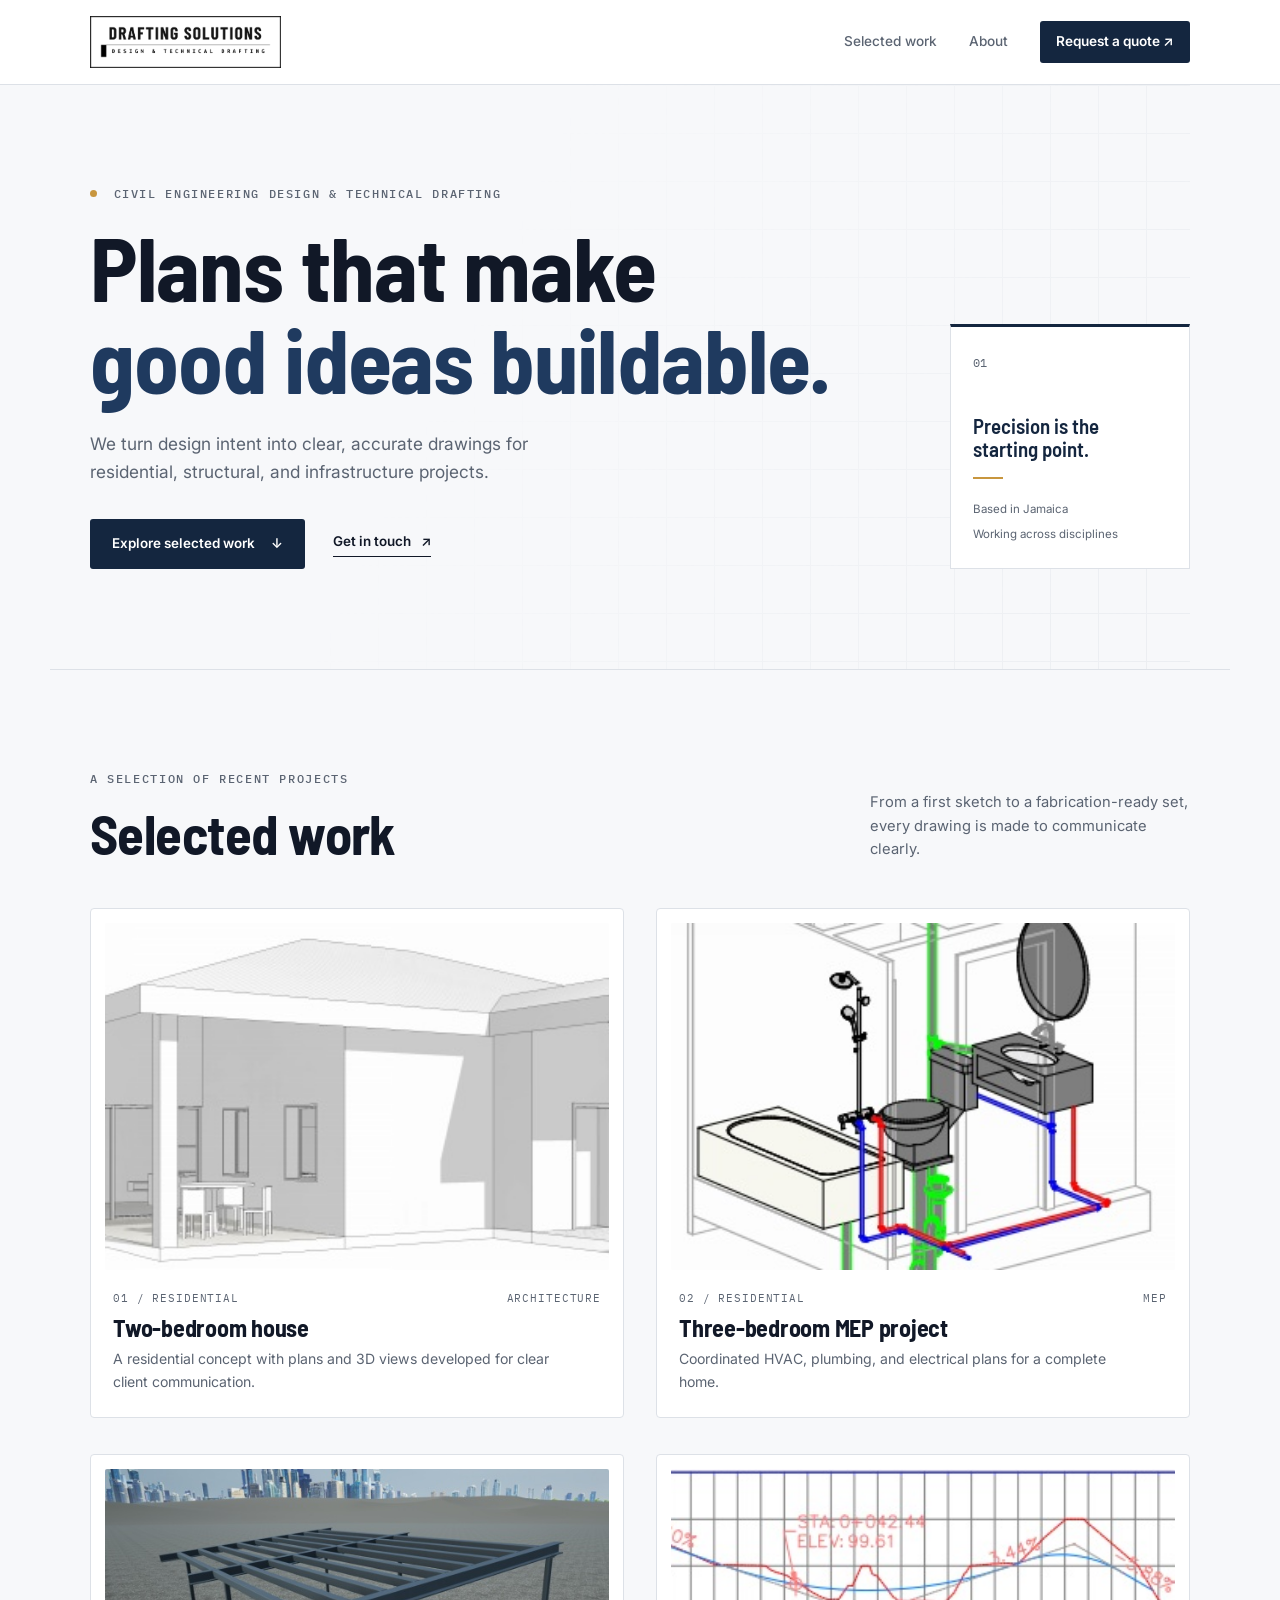
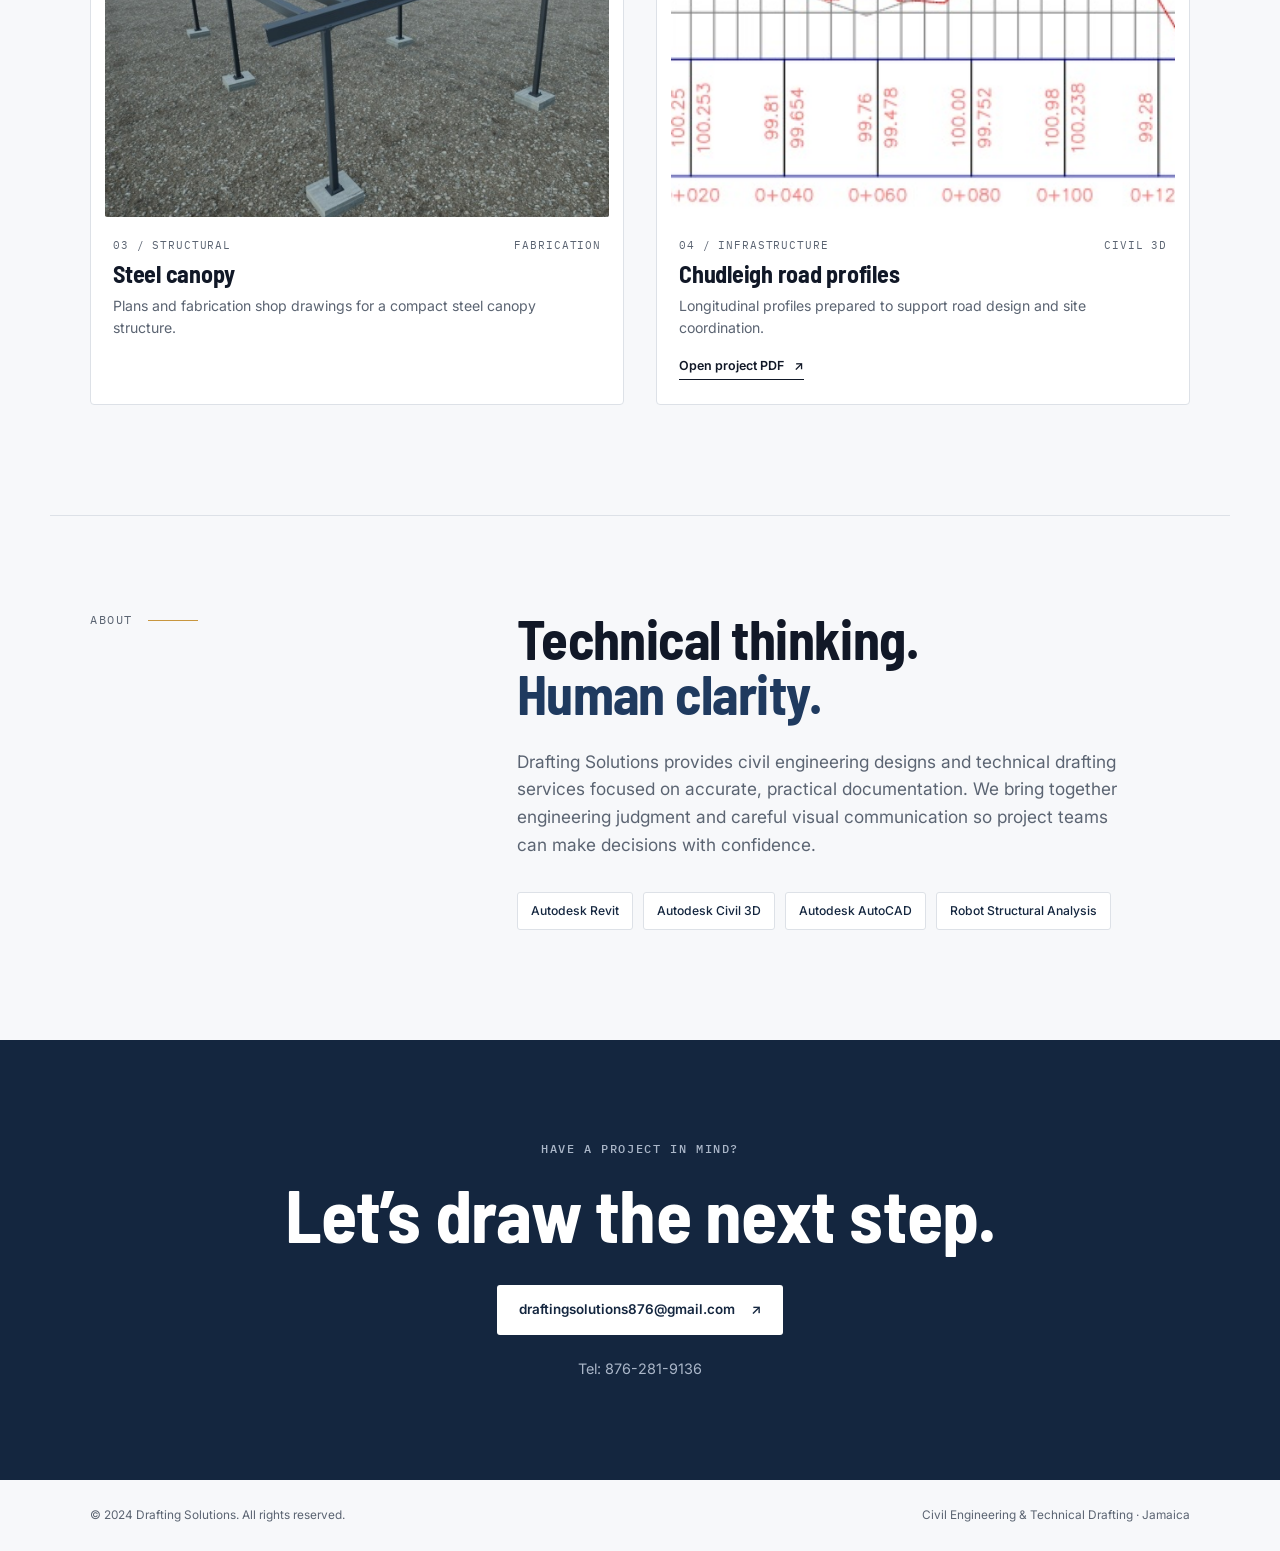
<file: index.html>
<!doctype html>
<html lang="en">
<head>
  <meta charset="utf-8">
  <meta name="viewport" content="width=device-width, initial-scale=1">
  <meta name="description" content="Drafting Solutions — civil engineering design and technical drafting services based in Jamaica.">
  <title>Drafting Solutions | Civil Engineering &amp; Technical Drafting</title>
  <link rel="preconnect" href="https://fonts.googleapis.com">
  <link rel="preconnect" href="https://fonts.gstatic.com" crossorigin>
  <link href="https://fonts.googleapis.com/css2?family=Barlow+Semi+Condensed:wght@500;600;700&amp;family=IBM+Plex+Mono:wght@500&amp;family=Inter:wght@400;500;600;700&amp;display=swap" rel="stylesheet">
  <link rel="stylesheet" href="style.css">
</head>
<body>
  <header class="site-header">
    <div class="header-inner">
      <a class="brand" href="#top" aria-label="Drafting Solutions home">
        <img src="assets/logo.png" alt="Drafting Solutions — Design &amp; Technical Drafting" width="1069" height="291">
      </a>
      <nav aria-label="Primary navigation">
        <a href="#work">Selected work</a>
        <a href="#about">About</a>
        <a class="nav-contact" href="https://mail.google.com/mail/?view=cm&to=draftingsolutions876@gmail.com&su=Project%20Enquiry" target="_blank" rel="noopener">Request a quote <span aria-hidden="true">↗</span></a>
      </nav>
    </div>
  </header>

  <main id="top">
    <section class="hero" aria-labelledby="hero-title">
      <div class="hero-copy">
        <p class="eyebrow"><span class="status-dot"></span> Civil engineering design &amp; technical drafting</p>
        <h1 id="hero-title">Plans that make<br><em>good ideas buildable.</em></h1>
        <p class="hero-intro">We turn design intent into clear, accurate drawings for residential, structural, and infrastructure projects.</p>
        <div class="hero-actions">
          <a class="button button-primary" href="#work">Explore selected work <span aria-hidden="true">↓</span></a>
          <a class="text-link" href="https://mail.google.com/mail/?view=cm&to=draftingsolutions876@gmail.com&su=Project%20Enquiry" target="_blank" rel="noopener">Get in touch <span aria-hidden="true">↗</span></a>
        </div>
      </div>
      <div class="hero-note" aria-label="Professional focus">
        <span class="note-number">01</span>
        <p>Precision is the<br>starting point.</p>
        <span class="note-line"></span>
        <small>Based in Jamaica<br>Working across disciplines</small>
      </div>
    </section>

    <section class="work-section" id="work" aria-labelledby="work-title">
      <div class="section-heading">
        <div>
          <p class="eyebrow">A selection of recent projects</p>
          <h2 id="work-title">Selected work</h2>
        </div>
        <p class="section-description">From a first sketch to a fabrication-ready set, every drawing is made to communicate clearly.</p>
      </div>

      <div class="project-grid">
        <article class="project-card project-featured">
          <a class="project-image" href="portfolio/2-bedroom-house.pdf" target="_blank" rel="noopener" aria-label="Open two-bedroom residential project PDF">
            <img src="portfolio/2bedroom.jpg" alt="Rendered view of a two-bedroom house">
            <span class="view-project">View PDF <span aria-hidden="true">↗</span></span>
          </a>
          <div class="project-meta"><span>01 / Residential</span><span>Architecture</span></div>
          <h3>Two-bedroom house</h3>
          <p>A residential concept with plans and 3D views developed for clear client communication.</p>
        </article>

        <article class="project-card">
          <a class="project-image" href="portfolio/3-Bedroom-MEP-Project.pdf" target="_blank" rel="noopener" aria-label="Open three-bedroom MEP project PDF">
            <img src="portfolio/mep.jpg" alt="MEP drawing for a residential project">
            <span class="view-project">View PDF <span aria-hidden="true">↗</span></span>
          </a>
          <div class="project-meta"><span>02 / Residential</span><span>MEP</span></div>
          <h3>Three-bedroom MEP project</h3>
          <p>Coordinated HVAC, plumbing, and electrical plans for a complete home.</p>
        </article>

        <article class="project-card">
          <a class="project-image" href="portfolio/steel-canopy.pdf" target="_blank" rel="noopener" aria-label="Open steel canopy project PDF">
            <img src="portfolio/canopy.jpg" alt="Steel canopy design drawing">
            <span class="view-project">View PDF <span aria-hidden="true">↗</span></span>
          </a>
          <div class="project-meta"><span>03 / Structural</span><span>Fabrication</span></div>
          <h3>Steel canopy</h3>
          <p>Plans and fabrication shop drawings for a compact steel canopy structure.</p>
        </article>

        <article class="project-card">
          <a class="project-image" href="portfolio/chudleigh-road-profiles.pdf" target="_blank" rel="noopener" aria-label="Open Chudleigh road profiles project PDF">
            <img src="portfolio/chudleigh.jpg" alt="Chudleigh road profile drawing">
            <span class="view-project">View PDF <span aria-hidden="true">↗</span></span>
          </a>
          <div class="project-meta"><span>04 / Infrastructure</span><span>Civil 3D</span></div>
          <h3>Chudleigh road profiles</h3>
          <p>Longitudinal profiles prepared to support road design and site coordination.</p>
          <a class="download-link" href="portfolio/chudleigh-road-profiles.pdf" target="_blank" rel="noopener">Open project PDF <span aria-hidden="true">↗</span></a>
        </article>
      </div>
    </section>

    <section class="about-section" id="about" aria-labelledby="about-title">
      <div class="about-label"><span>About</span><span class="about-rule"></span></div>
      <div class="about-content">
        <h2 id="about-title">Technical thinking.<br><em>Human clarity.</em></h2>
        <p>Drafting Solutions provides civil engineering designs and technical drafting services focused on accurate, practical documentation. We bring together engineering judgment and careful visual communication so project teams can make decisions with confidence.</p>
        <div class="skills" aria-label="Software skills">
          <span>Autodesk Revit</span><span>Autodesk Civil 3D</span><span>Autodesk AutoCAD</span><span>Robot Structural Analysis</span>
        </div>
      </div>
    </section>

    <section class="contact-section" aria-labelledby="contact-title">
      <p class="eyebrow">Have a project in mind?</p>
      <h2 id="contact-title">Let’s draw the next step.</h2>
      <a class="button button-light" href="https://mail.google.com/mail/?view=cm&to=draftingsolutions876@gmail.com&su=Project%20Enquiry" target="_blank" rel="noopener">draftingsolutions876@gmail.com <span aria-hidden="true">↗</span></a>
      <p class="contact-note">Tel: 876-281-9136</p>
    </section>
  </main>

  <footer class="site-footer">
    <span>© 2024 Drafting Solutions. All rights reserved.</span>
    <span>Civil Engineering &amp; Technical Drafting · Jamaica</span>
  </footer>
</body>
</html>
</file>
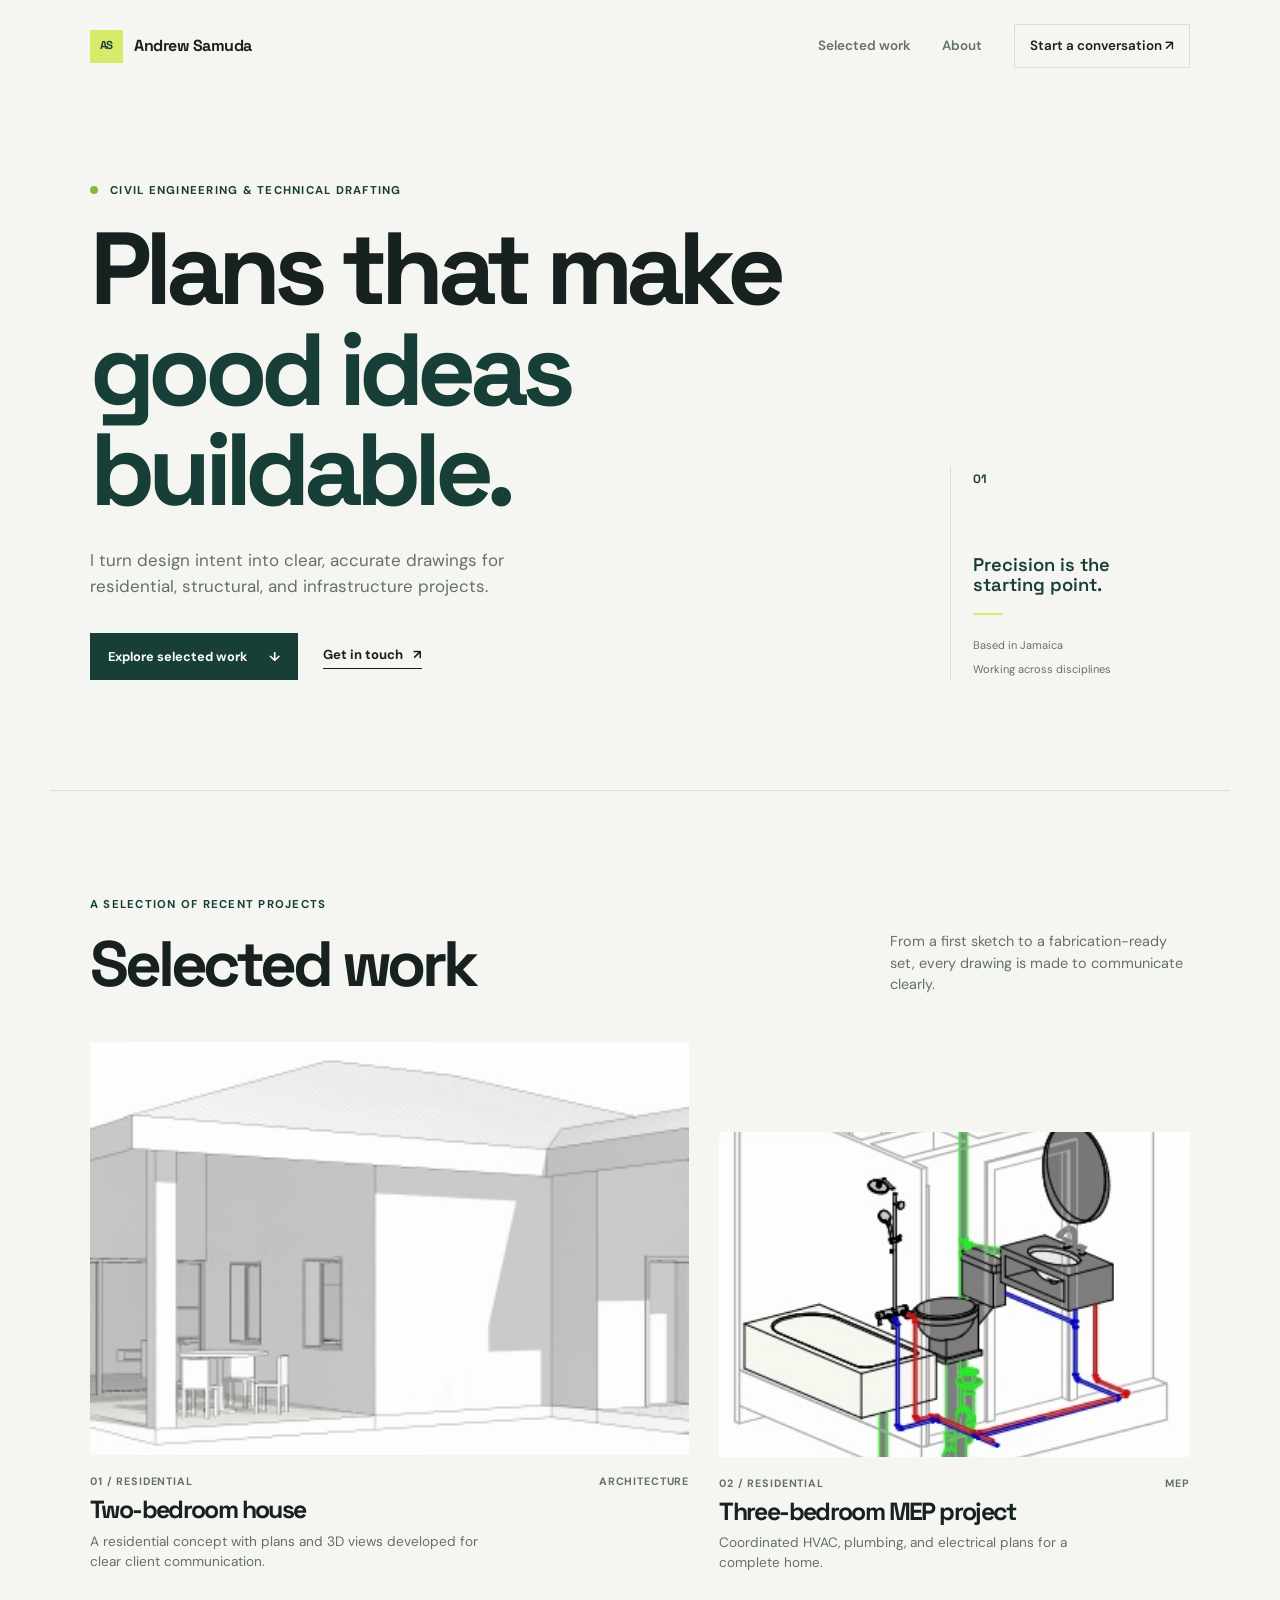
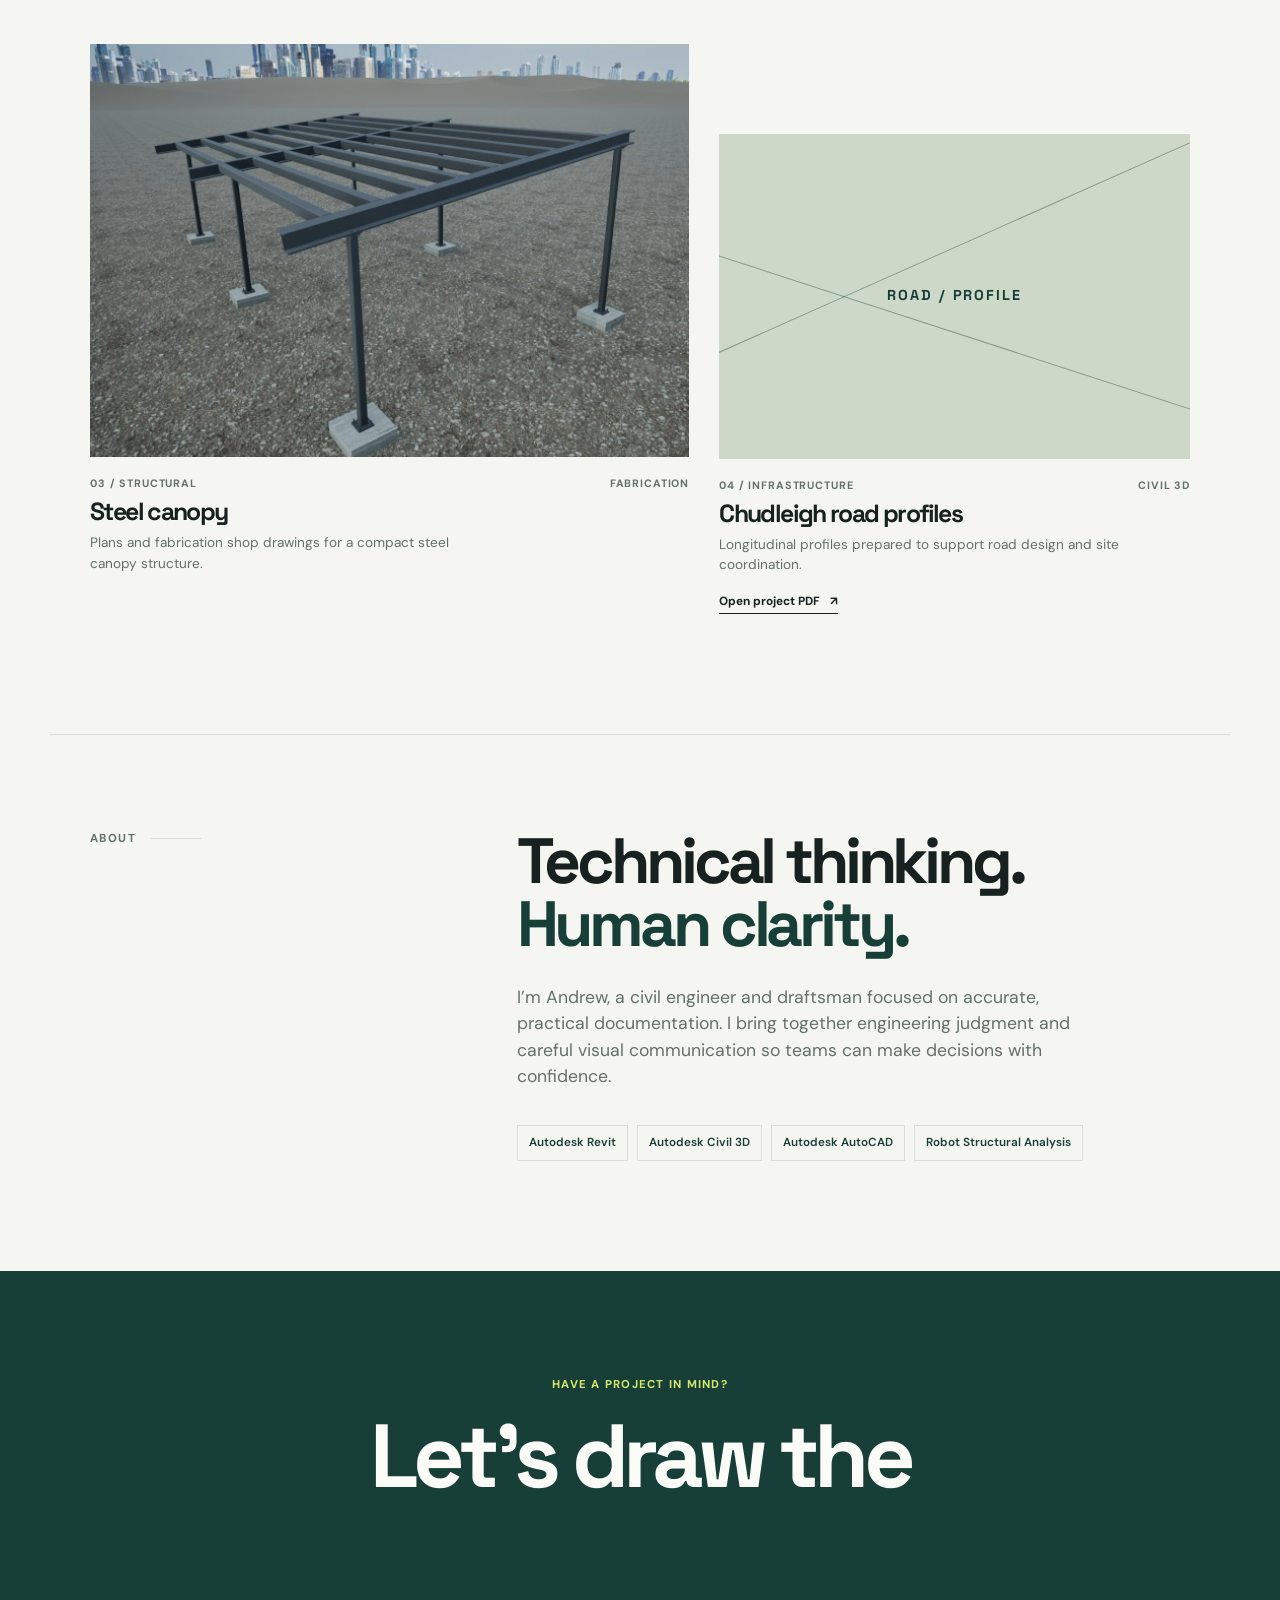
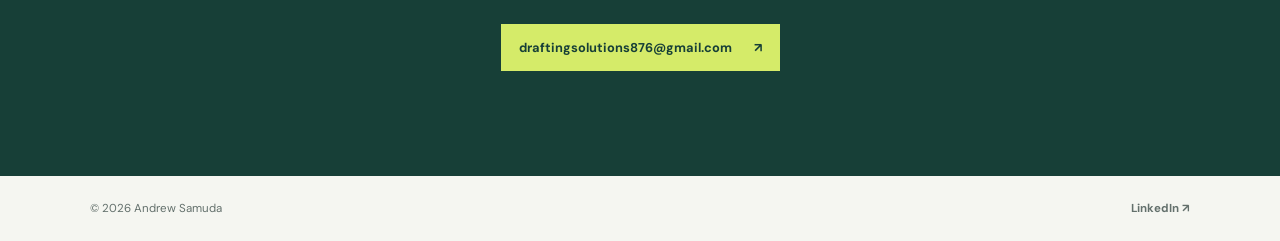
<file: draftingsolutions876.github.io-main/index.html>
<!doctype html>
<html lang="en">
<head>
  <meta charset="utf-8">
  <meta name="viewport" content="width=device-width, initial-scale=1">
  <meta name="description" content="Andrew Samuda's civil engineering and technical drafting portfolio.">
  <title>Andrew Samuda | Civil Engineering &amp; Drafting</title>
  <link rel="preconnect" href="https://fonts.googleapis.com">
  <link rel="preconnect" href="https://fonts.gstatic.com" crossorigin>
  <link href="https://fonts.googleapis.com/css2?family=DM+Sans:wght@400;500;600;700&amp;family=Space+Grotesk:wght@500;600;700&amp;display=swap" rel="stylesheet">
  <link rel="stylesheet" href="style.css">
</head>
<body>
  <header class="site-header">
    <a class="brand" href="#top" aria-label="Andrew Samuda home">
      <span class="brand-mark">AS</span>
      <span>Andrew Samuda</span>
    </a>
    <nav aria-label="Primary navigation">
      <a href="#work">Selected work</a>
      <a href="#about">About</a>
      <a class="nav-contact" href="mailto:draftingsolutions876@gmail.com">Start a conversation <span aria-hidden="true">↗</span></a>
    </nav>
  </header>

  <main id="top">
    <section class="hero" aria-labelledby="hero-title">
      <div class="hero-copy">
        <p class="eyebrow"><span class="status-dot"></span> Civil engineering &amp; technical drafting</p>
        <h1 id="hero-title">Plans that make<br><em>good ideas buildable.</em></h1>
        <p class="hero-intro">I turn design intent into clear, accurate drawings for residential, structural, and infrastructure projects.</p>
        <div class="hero-actions">
          <a class="button button-primary" href="#work">Explore selected work <span aria-hidden="true">↓</span></a>
          <a class="text-link" href="mailto:draftingsolutions876@gmail.com">Get in touch <span aria-hidden="true">↗</span></a>
        </div>
      </div>
      <div class="hero-note" aria-label="Professional focus">
        <span class="note-number">01</span>
        <p>Precision is the<br>starting point.</p>
        <span class="note-line"></span>
        <small>Based in Jamaica<br>Working across disciplines</small>
      </div>
    </section>

    <section class="work-section" id="work" aria-labelledby="work-title">
      <div class="section-heading">
        <div>
          <p class="eyebrow">A selection of recent projects</p>
          <h2 id="work-title">Selected work</h2>
        </div>
        <p class="section-description">From a first sketch to a fabrication-ready set, every drawing is made to communicate clearly.</p>
      </div>

      <div class="project-grid">
        <article class="project-card project-featured">
          <a class="project-image" href="portfolio/2%20bedroom%20house.pdf" target="_blank" rel="noopener" aria-label="Open two-bedroom residential project PDF">
            <img src="portfolio/2bedroom.jpg" alt="Rendered view of a two-bedroom house">
            <span class="view-project">View PDF <span aria-hidden="true">↗</span></span>
          </a>
          <div class="project-meta"><span>01 / Residential</span><span>Architecture</span></div>
          <h3>Two-bedroom house</h3>
          <p>A residential concept with plans and 3D views developed for clear client communication.</p>
        </article>

        <article class="project-card">
          <a class="project-image" href="portfolio/3%20Bedroom%20MEP%20Project.pdf" target="_blank" rel="noopener" aria-label="Open three-bedroom MEP project PDF">
            <img src="portfolio/mep.jpg" alt="MEP drawing for a residential project">
            <span class="view-project">View PDF <span aria-hidden="true">↗</span></span>
          </a>
          <div class="project-meta"><span>02 / Residential</span><span>MEP</span></div>
          <h3>Three-bedroom MEP project</h3>
          <p>Coordinated HVAC, plumbing, and electrical plans for a complete home.</p>
        </article>

        <article class="project-card">
          <a class="project-image" href="portfolio/Steel%20Canopy.pdf" target="_blank" rel="noopener" aria-label="Open steel canopy project PDF">
            <img src="portfolio/canopy.jpg" alt="Steel canopy design drawing">
            <span class="view-project">View PDF <span aria-hidden="true">↗</span></span>
          </a>
          <div class="project-meta"><span>03 / Structural</span><span>Fabrication</span></div>
          <h3>Steel canopy</h3>
          <p>Plans and fabrication shop drawings for a compact steel canopy structure.</p>
        </article>

        <article class="project-card">
          <a class="project-image project-placeholder" href="portfolio/Chudleigh%20-%20road%20profiles.pdf" target="_blank" rel="noopener" aria-label="Open Chudleigh road profiles project PDF">
            <span class="placeholder-label">ROAD / PROFILE</span>
            <span class="road-line road-line-one"></span><span class="road-line road-line-two"></span>
            <span class="view-project">View PDF <span aria-hidden="true">↗</span></span>
          </a>
          <div class="project-meta"><span>04 / Infrastructure</span><span>Civil 3D</span></div>
          <h3>Chudleigh road profiles</h3>
          <p>Longitudinal profiles prepared to support road design and site coordination.</p>
          <a class="download-link" href="portfolio/Chudleigh%20-%20road%20profiles.pdf" target="_blank" rel="noopener">Open project PDF <span aria-hidden="true">↗</span></a>
        </article>
      </div>
    </section>

    <section class="about-section" id="about" aria-labelledby="about-title">
      <div class="about-label"><span>About</span><span class="about-rule"></span></div>
      <div class="about-content">
        <h2 id="about-title">Technical thinking.<br><em>Human clarity.</em></h2>
        <p>I’m Andrew, a civil engineer and draftsman focused on accurate, practical documentation. I bring together engineering judgment and careful visual communication so teams can make decisions with confidence.</p>
        <div class="skills" aria-label="Software skills">
          <span>Autodesk Revit</span><span>Autodesk Civil 3D</span><span>Autodesk AutoCAD</span><span>Robot Structural Analysis</span>
        </div>
      </div>
    </section>

    <section class="contact-section" aria-labelledby="contact-title">
      <p class="eyebrow">Have a project in mind?</p>
      <h2 id="contact-title">Let’s draw the<br><em>next step.</em></h2>
      <a class="button button-light" href="mailto:draftingsolutions876@gmail.com">draftingsolutions876@gmail.com <span aria-hidden="true">↗</span></a>
    </section>
  </main>

  <footer class="site-footer">
    <span>© 2026 Andrew Samuda</span>
    <a href="https://www.linkedin.com/in/andrew-samuda-96840727b/" target="_blank" rel="noopener">LinkedIn <span aria-hidden="true">↗</span></a>
  </footer>
</body>
</html>
</file>
<file: style.css>
:root {
  --ink: #111827;
  --muted: #5b6472;
  --paper: #f7f8fa;
  --line: #dde1e7;
  --accent: #c8963e;
  --navy: #14263f;
  --navy-hover: #1f3a5f;
  --white: #ffffff;
}

* { box-sizing: border-box; }
html { scroll-behavior: smooth; scroll-padding-top: 90px; }
body { margin: 0; color: var(--ink); background: var(--paper); font-family: 'Inter', sans-serif; line-height: 1.6; -webkit-font-smoothing: antialiased; }
a { color: inherit; text-decoration: none; }
a:focus-visible { outline: 2px solid var(--navy); outline-offset: 4px; }
.header-inner, .site-footer, main > section { max-width: 1180px; margin: 0 auto; padding-left: 40px; padding-right: 40px; }

/* Header */
.site-header { position: sticky; top: 0; z-index: 10; background: rgba(255, 255, 255, .94); backdrop-filter: blur(8px); border-bottom: 1px solid var(--line); }
.header-inner { display: flex; align-items: center; justify-content: space-between; padding-top: 16px; padding-bottom: 16px; }
.brand { display: inline-flex; align-items: center; }
.brand img { display: block; width: auto; height: 52px; }
nav { display: flex; align-items: center; gap: 32px; font-size: .85rem; font-weight: 500; }
nav a { color: var(--muted); transition: color .2s ease; } nav a:hover { color: var(--navy); }
nav .nav-contact { padding: 10px 16px; color: var(--white); background: var(--navy); border-radius: 3px; font-weight: 600; transition: background .2s ease; } nav .nav-contact:hover { color: var(--white); background: var(--navy-hover); }

/* Shared type */
.eyebrow { margin: 0 0 18px; color: var(--muted); font-family: 'IBM Plex Mono', monospace; font-size: .72rem; font-weight: 500; letter-spacing: .14em; text-transform: uppercase; }
.status-dot { display: inline-block; width: 7px; height: 7px; margin-right: 8px; background: var(--accent); border-radius: 50%; vertical-align: 1px; }
h1, h2, h3, p { margin-top: 0; } h1, h2, h3 { font-family: 'Barlow Semi Condensed', sans-serif; font-weight: 700; letter-spacing: -.01em; line-height: 1.02; color: var(--ink); }
h1 em, h2 em { color: var(--navy-hover); font-style: normal; }
h2 { margin-bottom: 0; font-size: clamp(2.2rem, 4.5vw, 3.4rem); }

/* Buttons & links */
.button { display: inline-flex; align-items: center; gap: 16px; padding: 14px 22px; border-radius: 3px; font-size: .84rem; font-weight: 600; transition: transform .2s ease, background .2s ease; } .button:hover { transform: translateY(-1px); }
.button-primary { color: var(--white); background: var(--navy); } .button-primary:hover { background: var(--navy-hover); }
.button-light { color: var(--navy); background: var(--white); } .button-light:hover { background: #eef1f5; }
.text-link, .download-link { padding-bottom: 3px; border-bottom: 1px solid var(--ink); font-size: .84rem; font-weight: 600; transition: color .2s ease, border-color .2s ease; } .text-link:hover, .download-link:hover { color: var(--navy-hover); border-color: var(--accent); } .text-link span, .download-link span { margin-left: 7px; }

/* Hero */
.hero { position: relative; isolation: isolate; min-height: 560px; display: grid; grid-template-columns: 1fr 240px; align-items: end; gap: 60px; padding-top: 100px; padding-bottom: 100px; border-bottom: 1px solid var(--line); }
.hero::before { content: ''; position: absolute; inset: 0 40px; z-index: -1; background-image: linear-gradient(var(--line) 1px, transparent 1px), linear-gradient(90deg, var(--line) 1px, transparent 1px); background-size: 48px 48px; opacity: .45; -webkit-mask-image: linear-gradient(115deg, transparent 35%, #000 100%); mask-image: linear-gradient(115deg, transparent 35%, #000 100%); }
h1 { max-width: 800px; margin-bottom: 26px; font-size: clamp(3.2rem, 7vw, 5.8rem); }
.hero-intro { max-width: 460px; margin-bottom: 34px; color: var(--muted); font-size: 1.08rem; }
.hero-actions { display: flex; align-items: center; gap: 28px; }
.hero-note { align-self: end; padding: 22px; background: var(--white); border: 1px solid var(--line); border-top: 3px solid var(--navy); color: var(--navy); }
.note-number { font-family: 'IBM Plex Mono', monospace; font-size: .74rem; color: var(--muted); }
.hero-note p { margin: 40px 0 16px; font-family: 'Barlow Semi Condensed', sans-serif; font-size: 1.3rem; font-weight: 600; line-height: 1.1; }
.note-line { display: block; width: 30px; height: 2px; margin-bottom: 16px; background: var(--accent); }
.hero-note small { color: var(--muted); font-size: .72rem; line-height: 1.5; }

/* Work */
.work-section { padding-top: 100px; padding-bottom: 110px; }
.section-heading { display: flex; justify-content: space-between; gap: 50px; align-items: end; margin-bottom: 46px; }
.section-description { max-width: 320px; margin: 0; color: var(--muted); font-size: .92rem; }
.project-grid { display: grid; grid-template-columns: repeat(2, 1fr); gap: 36px 32px; }
.project-card { display: flex; flex-direction: column; padding: 14px 14px 24px; background: var(--white); border: 1px solid var(--line); border-radius: 4px; transition: box-shadow .25s ease, border-color .25s ease; }
.project-card:hover { border-color: #c9cfd8; box-shadow: 0 12px 30px -18px rgba(17, 24, 39, .35); }
.project-card > :not(.project-image) { margin-left: 8px; margin-right: 8px; }
.project-image { position: relative; display: block; overflow: hidden; aspect-ratio: 1.45 / 1; background: #e6e9ee; border-radius: 2px; }
.project-image img { width: 100%; height: 100%; display: block; object-fit: cover; transition: transform .5s ease; } .project-image:hover img { transform: scale(1.03); }
.view-project { position: absolute; right: 14px; bottom: 14px; padding: 8px 12px; color: var(--white); background: var(--navy); border-radius: 3px; font-size: .74rem; font-weight: 600; opacity: 0; transform: translateY(5px); transition: opacity .2s ease, transform .2s ease; }
.project-image:hover .view-project, .project-image:focus .view-project { opacity: 1; transform: translateY(0); }
.project-meta { display: flex; justify-content: space-between; margin-top: 20px; margin-bottom: 8px; color: var(--muted); font-family: 'IBM Plex Mono', monospace; font-size: .68rem; letter-spacing: .08em; text-transform: uppercase; }
.project-card h3 { margin-bottom: 8px; font-size: 1.5rem; }
.project-card p { max-width: 440px; margin-bottom: 0; color: var(--muted); font-size: .88rem; }
.download-link { align-self: flex-start; margin-top: 16px; font-size: .78rem; }

/* About */
.about-section { display: grid; grid-template-columns: 1fr 2fr; gap: 90px; padding-top: 95px; padding-bottom: 110px; border-top: 1px solid var(--line); }
.about-label { display: flex; gap: 15px; color: var(--muted); font-family: 'IBM Plex Mono', monospace; font-size: .72rem; letter-spacing: .14em; text-transform: uppercase; }
.about-rule { width: 50px; height: 1px; margin-top: 9px; background: var(--accent); }
.about-content { max-width: 700px; } .about-content h2 { margin-bottom: 26px; }
.about-content > p { max-width: 600px; color: var(--muted); font-size: 1.08rem; }
.skills { display: flex; flex-wrap: wrap; gap: 10px; margin-top: 34px; }
.skills span { padding: 8px 13px; background: var(--white); border: 1px solid var(--line); border-radius: 3px; color: var(--navy); font-size: .76rem; font-weight: 500; }

/* Contact */
.contact-section { max-width: none !important; padding-top: 100px; padding-bottom: 100px; color: var(--white); background: var(--navy); text-align: center; }
.contact-section .eyebrow { color: #aab6c8; }
.contact-section h2 { margin-bottom: 34px; color: var(--white); font-size: clamp(2.6rem, 6vw, 4.6rem); }
.contact-note { margin: 22px 0 0; color: #aab6c8; font-size: .9rem; }

/* Footer */
.site-footer { display: flex; justify-content: space-between; gap: 20px; padding-top: 26px; padding-bottom: 26px; color: var(--muted); font-size: .74rem; }

@media (max-width: 700px) {
  .header-inner, .site-footer, main > section { padding-left: 22px; padding-right: 22px; }
  .header-inner { padding-top: 12px; padding-bottom: 12px; }
  .brand img { height: 32px; }
  nav { gap: 13px; } nav a:not(.nav-contact) { display: none; } nav .nav-contact { padding: 8px 10px; font-size: .72rem; }
  .hero { min-height: auto; display: block; padding-top: 70px; padding-bottom: 70px; } .hero::before { inset: 0; }
  h1 { font-size: clamp(2.8rem, 13vw, 4.4rem); }
  .hero-intro { font-size: 1rem; }
  .hero-actions { flex-wrap: wrap; gap: 20px; }
  .hero-note { margin-top: 55px; } .hero-note p { margin-top: 22px; }
  .section-heading { display: block; margin-bottom: 32px; } .section-description { margin-top: 18px; }
  .work-section { padding-top: 70px; padding-bottom: 75px; }
  .project-grid { display: block; } .project-card { margin-bottom: 28px; }
  .project-image { aspect-ratio: 1.3 / 1; }
  .about-section { display: block; padding-top: 70px; padding-bottom: 75px; } .about-label { margin-bottom: 32px; } .about-content > p { font-size: 1rem; }
  .contact-section { padding-top: 76px !important; padding-bottom: 76px !important; } .contact-section h2 { font-size: clamp(2.4rem, 12vw, 3.6rem); }
  .button-light { max-width: 100%; font-size: .74rem; }
  .site-footer { flex-direction: column; gap: 6px; }
}
</file>
<file: draftingsolutions876.github.io-main/style.css>
:root {
  --ink: #17211f;
  --muted: #63706c;
  --paper: #f5f6f1;
  --line: #d9dfd8;
  --lime: #d5eb69;
  --forest: #173f37;
  --white: #fbfcf8;
}

* { box-sizing: border-box; }
html { scroll-behavior: smooth; }
body { margin: 0; color: var(--ink); background: var(--paper); font-family: 'DM Sans', sans-serif; line-height: 1.5; }
a { color: inherit; text-decoration: none; }
a:focus-visible { outline: 2px solid var(--forest); outline-offset: 4px; }
.site-header, .site-footer, main > section { max-width: 1180px; margin: 0 auto; padding-left: 40px; padding-right: 40px; }
.site-header { display: flex; align-items: center; justify-content: space-between; padding-top: 24px; padding-bottom: 24px; }
.brand { display: inline-flex; align-items: center; gap: 11px; font-family: 'Space Grotesk', sans-serif; font-weight: 700; letter-spacing: -.03em; }
.brand-mark { display: grid; place-items: center; width: 33px; height: 33px; color: var(--forest); background: var(--lime); font-size: .72rem; letter-spacing: -.06em; }
nav { display: flex; align-items: center; gap: 32px; font-size: .84rem; font-weight: 600; }
nav a { color: var(--muted); transition: color .2s ease; } nav a:hover, .site-footer a:hover { color: var(--forest); }
nav .nav-contact { padding: 11px 15px; color: var(--ink); border: 1px solid var(--line); }
.hero { min-height: 590px; display: grid; grid-template-columns: 1fr 240px; align-items: end; gap: 60px; padding-top: 90px; padding-bottom: 110px; border-bottom: 1px solid var(--line); }
.eyebrow { margin: 0 0 20px; color: var(--forest); font-size: .71rem; font-weight: 700; letter-spacing: .11em; text-transform: uppercase; }
.status-dot { display: inline-block; width: 8px; height: 8px; margin-right: 8px; background: #84b946; border-radius: 50%; }
h1, h2, h3, p { margin-top: 0; } h1, h2, h3 { font-family: 'Space Grotesk', sans-serif; letter-spacing: -.065em; line-height: .98; }
h1 { max-width: 800px; margin-bottom: 28px; font-size: clamp(3.4rem, 8vw, 6.7rem); } h1 em, h2 em { color: var(--forest); font-style: normal; }
.hero-intro { max-width: 430px; margin-bottom: 34px; color: var(--muted); font-size: 1.06rem; }
.hero-actions { display: flex; align-items: center; gap: 25px; } .button { display: inline-flex; align-items: center; gap: 22px; padding: 14px 18px; font-size: .8rem; font-weight: 700; transition: transform .2s ease, background .2s ease; } .button:hover { transform: translateY(-2px); }
.button-primary { color: var(--white); background: var(--forest); } .button-primary:hover { background: #24594e; }
.text-link, .download-link { padding-bottom: 3px; border-bottom: 1px solid var(--ink); font-size: .82rem; font-weight: 700; } .text-link span, .download-link span { margin-left: 7px; }
.hero-note { align-self: end; padding-left: 22px; border-left: 1px solid var(--line); color: var(--forest); } .note-number { font-family: 'Space Grotesk', sans-serif; font-size: .76rem; font-weight: 700; } .hero-note p { margin: 65px 0 18px; font-family: 'Space Grotesk', sans-serif; font-size: 1.15rem; font-weight: 600; line-height: 1.1; } .note-line { display: block; width: 30px; height: 2px; margin-bottom: 17px; background: var(--lime); } .hero-note small { color: var(--muted); font-size: .69rem; line-height: 1.5; }
.work-section { padding-top: 105px; padding-bottom: 120px; } .section-heading { display: flex; justify-content: space-between; gap: 50px; align-items: end; margin-bottom: 46px; } h2 { margin-bottom: 0; font-size: clamp(2.3rem, 5vw, 4rem); } .section-description { max-width: 300px; margin: 0; color: var(--muted); font-size: .9rem; }
.project-grid { display: grid; grid-template-columns: 1.12fr .88fr; gap: 70px 30px; } .project-card:nth-child(2), .project-card:nth-child(4) { margin-top: 90px; } .project-image { position: relative; display: block; overflow: hidden; aspect-ratio: 1.45 / 1; background: #dfe6dc; } .project-image img { width: 100%; height: 100%; display: block; object-fit: cover; filter: saturate(.82); transition: transform .5s ease; } .project-image:hover img { transform: scale(1.04); } .view-project { position: absolute; right: 14px; bottom: 14px; padding: 9px 11px; color: var(--ink); background: var(--lime); font-size: .72rem; font-weight: 700; opacity: 0; transform: translateY(5px); transition: opacity .2s ease, transform .2s ease; } .project-image:hover .view-project, .project-image:focus .view-project { opacity: 1; transform: translateY(0); }
.project-meta { display: flex; justify-content: space-between; margin: 18px 0 9px; color: var(--muted); font-size: .67rem; font-weight: 700; letter-spacing: .08em; text-transform: uppercase; } .project-card h3 { margin-bottom: 9px; font-size: 1.55rem; } .project-card p { max-width: 400px; margin-bottom: 0; color: var(--muted); font-size: .85rem; }
.project-placeholder { display: grid; place-items: center; overflow: hidden; color: var(--forest); background: #ced8c9; } .placeholder-label { position: relative; z-index: 1; font-family: 'Space Grotesk', sans-serif; font-size: .9rem; font-weight: 700; letter-spacing: .13em; } .road-line { position: absolute; width: 140%; height: 1px; background: rgba(23, 63, 55, .4); transform: rotate(-24deg); } .road-line-one { top: 35%; } .road-line-two { top: 61%; transform: rotate(18deg); } .download-link { display: inline-block; margin-top: 17px; font-size: .74rem; }
.about-section { display: grid; grid-template-columns: 1fr 2fr; gap: 90px; padding-top: 95px; padding-bottom: 110px; border-top: 1px solid var(--line); } .about-label { display: flex; gap: 15px; color: var(--muted); font-size: .72rem; font-weight: 700; letter-spacing: .12em; text-transform: uppercase; } .about-rule { width: 50px; height: 1px; margin-top: 8px; background: var(--line); } .about-content { max-width: 700px; } .about-content h2 { margin-bottom: 28px; } .about-content > p { max-width: 580px; color: var(--muted); font-size: 1.1rem; } .skills { display: flex; flex-wrap: wrap; gap: 9px; margin-top: 36px; } .skills span { padding: 8px 11px; border: 1px solid var(--line); color: var(--forest); font-size: .73rem; font-weight: 600; }
.contact-section { max-width: none !important; padding-top: 105px; padding-bottom: 105px; color: var(--white); background: var(--forest); text-align: center; } .contact-section .eyebrow { color: var(--lime); } .contact-section h2 { margin-bottom: 35px; font-size: clamp(3rem, 7vw, 6rem); } .button-light { color: var(--forest); background: var(--lime); }
.site-footer { display: flex; justify-content: space-between; padding-top: 24px; padding-bottom: 24px; color: var(--muted); font-size: .72rem; } .site-footer a { font-weight: 700; }
@media (max-width: 700px) { .site-header, .site-footer, main > section { padding-left: 22px; padding-right: 22px; } .site-header { align-items: flex-start; } nav { gap: 13px; } nav a:not(.nav-contact) { display: none; } nav .nav-contact { padding: 8px 9px; font-size: .7rem; } .hero { min-height: auto; display: block; padding-top: 80px; padding-bottom: 75px; } h1 { font-size: clamp(3.1rem, 15vw, 5rem); } .hero-intro { font-size: .98rem; } .hero-note { margin-top: 65px; } .hero-note p { margin-top: 22px; } .section-heading { display: block; margin-bottom: 35px; } .section-description { margin-top: 20px; } .work-section { padding-top: 72px; padding-bottom: 80px; } .project-grid { display: block; } .project-card, .project-card:nth-child(2), .project-card:nth-child(4) { margin: 0 0 58px; } .project-image { aspect-ratio: 1.3 / 1; } .about-section { display: block; padding-top: 70px; padding-bottom: 75px; } .about-label { margin-bottom: 35px; } .about-content > p { font-size: 1rem; } .contact-section { padding-top: 78px !important; padding-bottom: 78px !important; } .contact-section h2 { font-size: clamp(3rem, 15vw, 5rem); } .button-light { max-width: 100%; font-size: .7rem; } }
</file>
